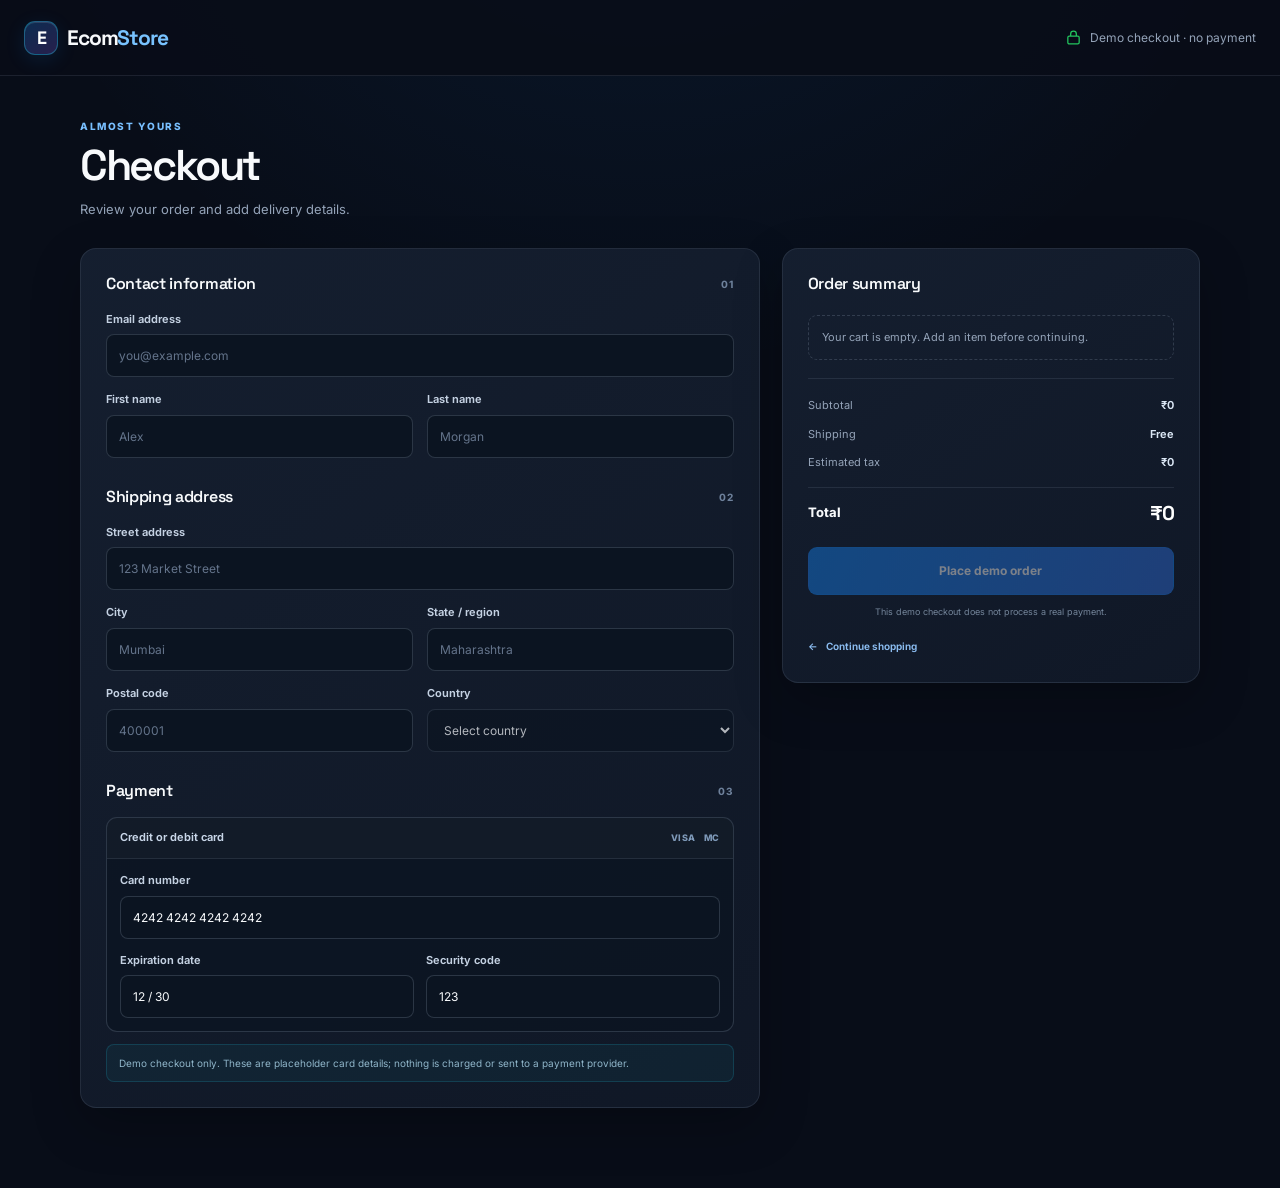
<file: checkout.html>
<!doctype html>
<html lang="en">
<head>
  <meta charset="utf-8">
  <meta name="viewport" content="width=device-width, initial-scale=1">
  <meta name="theme-color" content="#080D18">
  <meta name="description" content="Review your order and finish checkout with EcomStore.">
  <title>Checkout | EcomStore</title>
  <link rel="preconnect" href="https://fonts.googleapis.com">
  <link rel="preconnect" href="https://fonts.gstatic.com" crossorigin>
  <link href="https://fonts.googleapis.com/css2?family=Inter:wght@400;500;600;700&family=Space+Grotesk:wght@400;500;600;700&display=swap" rel="stylesheet">
  <link rel="stylesheet" href="style.css">
  <link rel="stylesheet" href="checkout.css">
</head>
<body class="checkout-page">
  <header class="checkout-topbar">
    <a class="logo" href="index.html" aria-label="EcomStore home"><span class="logo-mark" aria-hidden="true">E</span><span>Ecom<span class="logo-accent">Store</span></span></a>
    <div class="secure"><svg viewBox="0 0 24 24" fill="none" stroke="currentColor" stroke-width="1.8" aria-hidden="true"><rect x="4" y="10" width="16" height="11" rx="2"/><path d="M8 10V7a4 4 0 1 1 8 0v3"/></svg><span>Demo checkout · no payment</span></div>
  </header>
  <main class="checkout-main">
    <div class="checkout-heading"><p class="checkout-eyebrow">Almost yours</p><h1>Checkout</h1><p class="checkout-subtitle">Review your order and add delivery details.</p></div>
    <div class="checkout-layout">
      <form id="checkout-form" class="checkout-card checkout-form-panel">
        <section aria-labelledby="contact-title">
          <div class="checkout-section-head"><h2 id="contact-title">Contact information</h2><span class="checkout-step">01</span></div>
          <div class="checkout-fields">
            <div class="checkout-field checkout-field-wide"><label for="email">Email address</label><input id="email" name="email" type="email" autocomplete="email" placeholder="you@example.com" required></div>
            <div class="checkout-field"><label for="first-name">First name</label><input id="first-name" name="firstName" autocomplete="given-name" placeholder="Alex" required></div>
            <div class="checkout-field"><label for="last-name">Last name</label><input id="last-name" name="lastName" autocomplete="family-name" placeholder="Morgan" required></div>
          </div>
        </section>
        <section aria-labelledby="shipping-title">
          <div class="checkout-section-head"><h2 id="shipping-title">Shipping address</h2><span class="checkout-step">02</span></div>
          <div class="checkout-fields">
            <div class="checkout-field checkout-field-wide"><label for="address">Street address</label><input id="address" name="address" autocomplete="street-address" placeholder="123 Market Street" required></div>
            <div class="checkout-field"><label for="city">City</label><input id="city" name="city" autocomplete="address-level2" placeholder="Mumbai" required></div>
            <div class="checkout-field"><label for="region">State / region</label><input id="region" name="region" autocomplete="address-level1" placeholder="Maharashtra" required></div>
            <div class="checkout-field"><label for="postal">Postal code</label><input id="postal" name="postal" autocomplete="postal-code" placeholder="400001" required></div>
            <div class="checkout-field"><label for="country">Country</label><select id="country" name="country" autocomplete="country-name" required><option value="">Select country</option><option>India</option><option>United States</option><option>Canada</option><option>United Kingdom</option><option>Australia</option></select></div>
          </div>
        </section>
        <section aria-labelledby="payment-title">
          <div class="checkout-section-head"><h2 id="payment-title">Payment</h2><span class="checkout-step">03</span></div>
          <div class="checkout-card-box">
            <div class="checkout-card-caption"><span>Credit or debit card</span><span class="checkout-card-brands" aria-label="Visa and Mastercard">VISA&nbsp;&nbsp; MC</span></div>
            <div class="checkout-card-fields">
              <div class="checkout-field"><label for="card-number">Card number</label><input id="card-number" name="cardNumber" inputmode="numeric" autocomplete="cc-number" value="4242 4242 4242 4242" required></div>
              <div class="checkout-fields checkout-card-expiry">
                <div class="checkout-field"><label for="expiry">Expiration date</label><input id="expiry" name="expiry" autocomplete="cc-exp" value="12 / 30" required></div>
                <div class="checkout-field"><label for="cvc">Security code</label><input id="cvc" name="cvc" inputmode="numeric" autocomplete="cc-csc" value="123" required></div>
              </div>
            </div>
          </div>
          <p class="checkout-demo-note">Demo checkout only. These are placeholder card details; nothing is charged or sent to a payment provider.</p>
        </section>
      </form>
      <aside class="checkout-card checkout-summary" aria-labelledby="summary-title">
        <h2 id="summary-title">Order summary</h2>
        <div class="checkout-items" id="items" aria-live="polite"></div>
        <p class="checkout-empty-message" id="empty-cart-message" hidden>Your cart is empty. Add an item before continuing.</p>
        <hr class="checkout-rule">
        <div class="checkout-totals">
          <div class="checkout-total-row"><span>Subtotal</span><strong id="subtotal">₹0</strong></div>
          <div class="checkout-total-row"><span>Shipping</span><strong id="shipping">Free</strong></div>
          <div class="checkout-total-row"><span>Estimated tax</span><strong id="tax">₹0</strong></div>
          <hr class="checkout-rule checkout-rule-short">
          <div class="checkout-total-row checkout-grand"><span>Total</span><strong id="total">₹0</strong></div>
        </div>
        <button class="checkout-place-order" id="place-order" type="submit" form="checkout-form" disabled>Place demo order</button>
        <p class="checkout-terms">This demo checkout does not process a real payment.</p>
        <a class="checkout-back-link" href="index.html"><span aria-hidden="true">←</span> Continue shopping</a>
      </aside>
    </div>
  </main>
  <div id="success-overlay" class="checkout-overlay" role="presentation">
    <section class="checkout-success" role="dialog" aria-modal="true" aria-labelledby="success-title" aria-describedby="success-copy">
      <button class="checkout-success-close" id="close-success" type="button" aria-label="Close confirmation">×</button>
      <div class="checkout-success-mark" aria-hidden="true">✓</div>
      <p class="checkout-eyebrow">Order confirmed</p>
      <h2 id="success-title">Thanks for your order!</h2>
      <p id="success-copy">Your demo order is in. This checkout does not process a real payment.</p>
      <div class="checkout-order-number" id="order-number"></div>
      <button class="checkout-place-order" id="continue-button" type="button">Continue shopping</button>
    </section>
  </div>
  <script src="checkout.js"></script>
</body>
</html>
</file>
<file: style.css>
:root {
  color-scheme: dark;
  --bg: #080D18;
  --surface: #101827;
  --surface-2: #131D2C;
  --card: #151F30;
  --blue: #168CFF;
  --violet: #8B5CF6;
  --cyan: #22D3EE;
  --text: #F8FAFC;
  --muted: #94A3B8;
  --muted-2: #64748B;
  --success: #22C55E;
  --danger: #EF4444;
  --border: rgba(148, 163, 184, .14);
  --border-strong: rgba(148, 163, 184, .24);
  --radius: 16px;
  --shadow: 0 18px 50px rgba(0, 0, 0, .24);
  --heading: "Space Grotesk", Inter, sans-serif;
  --body: Inter, system-ui, sans-serif;
}

* {
  box-sizing: border-box;
}

html {
  scroll-behavior: smooth;
  scroll-padding-top: 115px;
}

body {
  min-width: 320px;
  margin: 0;
  background: radial-gradient(circle at 50% -25%, rgba(22, 140, 255, .1), transparent 42rem), var(--bg);
  color: var(--text);
  font: 14px/1.6 var(--body);
  -webkit-font-smoothing: antialiased;
}

button,
input,
select {
  font: inherit;
}

button,
a {
  -webkit-tap-highlight-color: transparent;
}

button {
  color: inherit;
}

a {
  color: inherit;
  text-decoration: none;
}

img {
  max-width: 100%;
}

[hidden] {
  display: none !important;
}

:focus-visible {
  outline: 3px solid rgba(34, 211, 238, .62);
  outline-offset: 3px;
}

.visually-hidden {
  position: absolute;
  width: 1px;
  height: 1px;
  overflow: hidden;
  clip: rect(0, 0, 0, 0);
  clip-path: inset(50%);
  white-space: nowrap;
}

/* ANNOUNCEMENT, HEADER AND SEARCH */
.announcement-bar {
  min-height: 34px;
  border-bottom: 1px solid rgba(148, 163, 184, .1);
  background: #090F1B;
  color: #B7C5D8;
  font-size: 11px;
}

.announcement-inner {
  display: flex;
  width: min(1240px, calc(100% - 48px));
  min-height: 34px;
  align-items: center;
  justify-content: center;
  gap: 13px;
  margin: auto;
}

.announcement-inner p {
  margin: 0;
}

.announcement-pill {
  padding: 3px 7px;
  border: 1px solid rgba(34, 211, 238, .28);
  border-radius: 5px;
  background: rgba(34, 211, 238, .08);
  color: var(--cyan);
  font-size: 9px;
  font-weight: 800;
  letter-spacing: .12em;
}

.announcement-inner a {
  color: #E7F3FF;
  font-weight: 700;
}

.announcement-inner a span {
  margin-left: 4px;
  color: var(--cyan);
}

.site-header {
  position: sticky;
  top: 0;
  z-index: 90;
  display: flex;
  min-height: 78px;
  align-items: center;
  gap: 20px;
  padding: 12px max(24px, calc((100vw - 1240px) / 2));
  border-bottom: 1px solid var(--border);
  background: rgba(8, 13, 24, .9);
  backdrop-filter: blur(18px);
}

.logo {
  display: inline-flex;
  flex: 0 0 auto;
  align-items: center;
  gap: 9px;
  color: var(--text);
  font: 700 21px/1 var(--heading);
  letter-spacing: -.055em;
  white-space: nowrap;
}

.logo::before {
  content: none;
}

.logo-mark {
  display: grid;
  width: 34px;
  height: 34px;
  place-items: center;
  border: 1px solid rgba(34, 211, 238, .34);
  border-radius: 11px;
  background: linear-gradient(145deg, rgba(22, 140, 255, .25), rgba(139, 92, 246, .24));
  box-shadow: inset 0 1px 0 rgba(255, 255, 255, .12), 0 5px 20px rgba(22, 140, 255, .12);
  color: white;
  font-size: 18px;
}

.logo-accent {
  color: #78C3FF;
}

.mobile-menu-toggle {
  display: none;
  width: 40px;
  height: 40px;
  flex: 0 0 auto;
  place-items: center;
  border: 1px solid var(--border);
  border-radius: 11px;
  background: var(--surface);
  color: #D8E6F8;
  cursor: pointer;
}

.mobile-menu-toggle svg {
  width: 20px;
  height: 20px;
}

.search-box {
  position: relative;
  display: flex;
  width: min(540px, 44vw);
  min-width: 180px;
  align-items: center;
  gap: 9px;
  margin: 0 auto;
  padding: 5px;
  border: 1px solid var(--border);
  border-radius: 12px;
  background: #0C1421;
  transition: border-color .18s, box-shadow .18s, background .18s;
}

.search-box:focus-within {
  border-color: rgba(22, 140, 255, .75);
  background: #0D1726;
  box-shadow: 0 0 0 4px rgba(22, 140, 255, .1);
}

#searchInput {
  width: 100%;
  min-width: 0;
  height: 38px;
  padding: 0 12px;
  border: 0;
  outline: 0;
  background: transparent;
  color: var(--text);
  font-size: 13px;
}

#searchInput::placeholder {
  color: #64748B;
}

#searchInput::-webkit-search-cancel-button {
  filter: grayscale(1) brightness(2);
}

#searchBtn {
  display: grid;
  width: 38px;
  height: 38px;
  flex: 0 0 auto;
  place-items: center;
  border: 0;
  border-radius: 9px;
  background: var(--blue);
  color: white;
  cursor: pointer;
  transition: background .16s, transform .16s;
}

#searchBtn:hover {
  transform: translateY(-1px);
  background: #45A5FF;
}

#searchBtn svg {
  width: 19px;
  height: 19px;
}

.search-suggestions {
  position: absolute;
  top: calc(100% + 9px);
  right: 0;
  left: 0;
  z-index: 120;
  overflow: hidden;
  padding: 7px;
  border: 1px solid var(--border-strong);
  border-radius: 14px;
  background: #111B2A;
  box-shadow: 0 22px 50px rgba(0, 0, 0, .42);
}

.suggestion-heading {
  padding: 7px 10px 6px;
  color: var(--muted-2);
  font-size: 9px;
  font-weight: 800;
  letter-spacing: .13em;
  text-transform: uppercase;
}

.search-suggestion {
  display: flex;
  width: 100%;
  align-items: center;
  gap: 11px;
  padding: 9px;
  border: 0;
  border-radius: 9px;
  background: transparent;
  color: var(--text);
  text-align: left;
  cursor: pointer;
}

.search-suggestion:hover,
.search-suggestion:focus-visible {
  background: rgba(22, 140, 255, .12);
}

.search-suggestion img {
  width: 38px;
  height: 38px;
  border-radius: 8px;
  background: var(--card);
  object-fit: cover;
}

.suggestion-copy {
  display: grid;
  min-width: 0;
  gap: 1px;
}

.suggestion-copy strong {
  overflow: hidden;
  font-size: 12px;
  text-overflow: ellipsis;
  white-space: nowrap;
}

.suggestion-copy span {
  color: var(--muted);
  font-size: 10px;
}

.suggestion-price {
  margin-left: auto;
  color: #B9DCFF;
  font-size: 11px;
  font-weight: 700;
  white-space: nowrap;
}

.header-icon-button,
.cart-button,
.account-button {
  display: inline-flex;
  min-height: 42px;
  flex: 0 0 auto;
  align-items: center;
  justify-content: center;
  gap: 8px;
  padding: 8px 11px;
  border: 1px solid var(--border);
  border-radius: 11px;
  background: rgba(16, 24, 39, .78);
  color: #DCE8F8;
  font: 650 11px var(--body);
  white-space: nowrap;
  cursor: pointer;
  transition: border-color .17s, background .17s, transform .17s, color .17s;
}

.header-icon-button:hover,
.cart-button:hover,
.account-button:hover {
  transform: translateY(-1px);
  border-color: rgba(22, 140, 255, .45);
  background: rgba(22, 140, 255, .11);
  color: white;
}

.header-icon-button svg,
.cart-button svg,
.account-button svg {
  width: 19px;
  height: 19px;
  flex: 0 0 auto;
}

.header-action-count,
#cartCount {
  display: grid;
  min-width: 19px;
  height: 19px;
  place-items: center;
  padding: 0 5px;
  border-radius: 99px;
  background: rgba(22, 140, 255, .17);
  color: #A8D5FF;
  font-size: 10px;
  font-weight: 800;
}

.cart-button {
  font-size: 0;
}

.cart-button span {
  font-size: 11px;
}

.cart-button svg {
  color: #C8DCF5;
}

.account-button {
  max-width: 160px;
  overflow: hidden;
  text-overflow: ellipsis;
}

/* CATEGORY NAVIGATION */
.category-nav {
  position: relative;
  z-index: 70;
  border-bottom: 1px solid rgba(148, 163, 184, .1);
  background: rgba(16, 24, 39, .56);
}

.category-nav-inner {
  display: flex;
  width: min(1240px, calc(100% - 48px));
  min-height: 46px;
  align-items: center;
  gap: 25px;
  margin: auto;
}

.nav-link,
.nav-category-button {
  position: relative;
  display: inline-flex;
  min-height: 46px;
  align-items: center;
  border: 0;
  background: transparent;
  color: #8293AA;
  font-size: 11px;
  font-weight: 650;
  white-space: nowrap;
  cursor: pointer;
  transition: color .16s;
}

.nav-link:hover,
.nav-category-button:hover,
.nav-link.active {
  color: #E5F2FF;
}

.nav-link.active::after {
  position: absolute;
  right: 0;
  bottom: -1px;
  left: 0;
  height: 2px;
  background: linear-gradient(90deg, var(--blue), var(--cyan));
  content: "";
}

/* PAGE LAYOUT AND HERO */
.container {
  width: min(1240px, calc(100% - 48px));
  margin: 0 auto;
}

.site-main {
  padding-top: 36px;
  padding-bottom: 70px;
}

.hero {
  position: relative;
  display: grid;
  min-height: 430px;
  grid-template-columns: minmax(0, 1.04fr) minmax(360px, .96fr);
  align-items: center;
  gap: 44px;
  overflow: hidden;
  padding: 52px 58px;
  border: 1px solid rgba(112, 153, 202, .18);
  border-radius: 28px;
  background: radial-gradient(circle at 78% 46%, rgba(22, 140, 255, .13), transparent 21rem), radial-gradient(circle at 72% 100%, rgba(139, 92, 246, .12), transparent 20rem), linear-gradient(122deg, #101827, #0F1B2D 52%, #0C1524);
  box-shadow: var(--shadow);
}

.hero::before {
  position: absolute;
  top: -160px;
  right: 34%;
  width: 390px;
  height: 390px;
  border: 1px solid rgba(34, 211, 238, .08);
  border-radius: 50%;
  content: "";
  pointer-events: none;
}

.hero-copy {
  position: relative;
  z-index: 2;
  max-width: 570px;
}

.eyebrow,
.section-kicker {
  margin: 0 0 12px;
  color: #81BFFF;
  font-size: 10px;
  font-weight: 800;
  letter-spacing: .15em;
  text-transform: uppercase;
}

.status-dot {
  display: inline-block;
  width: 7px;
  height: 7px;
  margin-right: 6px;
  border-radius: 50%;
  background: var(--cyan);
  box-shadow: 0 0 12px rgba(34, 211, 238, .65);
  vertical-align: 1px;
}

.hero h1 {
  margin: 0;
  color: var(--text);
  font: 600 clamp(42px, 5vw, 64px)/1.02 var(--heading);
  letter-spacing: -.065em;
}

.hero h1 span {
  background: linear-gradient(95deg, #72BCFF 5%, #8C8DF9 60%, #82E6EF);
  -webkit-background-clip: text;
  background-clip: text;
  -webkit-text-fill-color: transparent;
}

.hero-description {
  max-width: 470px;
  margin: 20px 0 0;
  color: #A3B2C6;
  font-size: 14px;
  line-height: 1.8;
}

.hero-actions {
  display: flex;
  flex-wrap: wrap;
  gap: 11px;
  margin-top: 25px;
}

.button {
  display: inline-flex;
  min-height: 45px;
  align-items: center;
  justify-content: center;
  gap: 10px;
  padding: 11px 17px;
  border: 1px solid transparent;
  border-radius: 10px;
  font-size: 11px;
  font-weight: 750;
  transition: all .18s;
  cursor: pointer;
}

.button:hover {
  transform: translateY(-2px);
}

.button-primary {
  border-color: rgba(72, 168, 255, .36);
  background: linear-gradient(115deg, #168CFF, #3478ED 72%, #6664F4);
  color: white;
  box-shadow: 0 9px 24px rgba(22, 140, 255, .19);
}

.button-primary:hover {
  background: linear-gradient(115deg, #36A0FF, #518EFF 72%, #7B79FF);
  box-shadow: 0 12px 28px rgba(22, 140, 255, .27);
}

.button-quiet {
  border-color: var(--border-strong);
  background: rgba(10, 16, 28, .36);
  color: #D2DFEF;
}

.button-quiet:hover {
  border-color: rgba(34, 211, 238, .42);
  background: rgba(34, 211, 238, .08);
}

.hero-proof {
  display: flex;
  align-items: center;
  gap: 20px;
  margin-top: 34px;
}

.hero-proof-item {
  display: grid;
  gap: 1px;
}

.hero-proof-item strong {
  color: #ECF5FF;
  font: 600 15px var(--heading);
}

.hero-proof-item span {
  color: #7689A2;
  font-size: 9px;
}

.proof-divider {
  width: 1px;
  height: 27px;
  background: rgba(148, 163, 184, .23);
}

.hero-visual {
  position: relative;
  display: grid;
  min-height: 325px;
  place-items: center;
}

.hero-image-frame {
  position: relative;
  z-index: 1;
  width: min(92%, 410px);
  height: 290px;
  overflow: hidden;
  border: 1px solid rgba(182, 207, 233, .21);
  border-radius: 24px;
  background: #111C2A;
  box-shadow: 0 25px 55px rgba(0, 0, 0, .4), 0 0 40px rgba(22, 140, 255, .13);
  transform: rotate(2deg);
}

.hero-image-frame::after {
  position: absolute;
  inset: 35% 0 0;
  background: linear-gradient(transparent, rgba(5, 10, 20, .7));
  content: "";
}

.hero-image-frame img {
  width: 100%;
  height: 100%;
  object-fit: cover;
}

.hero-image-tag {
  position: absolute;
  z-index: 1;
  right: 14px;
  bottom: 13px;
  left: 14px;
  color: white;
  font-size: 10px;
  font-weight: 700;
}

.hero-floating-card {
  position: absolute;
  z-index: 3;
  display: flex;
  align-items: center;
  gap: 10px;
  padding: 11px 13px;
  border: 1px solid rgba(173, 202, 232, .2);
  border-radius: 13px;
  background: rgba(15, 24, 39, .88);
  box-shadow: 0 13px 34px rgba(0, 0, 0, .32);
  backdrop-filter: blur(12px);
}

.hero-floating-top {
  top: 16px;
  left: -4px;
}

.floating-icon {
  display: grid;
  width: 31px;
  height: 31px;
  place-items: center;
  border-radius: 9px;
  background: rgba(139, 92, 246, .18);
  color: #C7B8FF;
  font-size: 16px;
}

.hero-floating-card div {
  display: grid;
  gap: 2px;
}

.hero-floating-card small {
  color: #7890AD;
  font-size: 8px;
  font-weight: 800;
  letter-spacing: .1em;
}

.hero-floating-card strong {
  color: #EDF6FF;
  font-size: 10px;
}

.hero-floating-bottom {
  right: -4px;
  bottom: 5px;
}

.hero-floating-bottom img {
  width: 36px;
  height: 36px;
  border-radius: 8px;
  background: var(--card);
  object-fit: cover;
}

.floating-rating {
  margin-left: 7px;
  color: #F6CC64;
  font-size: 10px;
  font-weight: 750;
}

.hero-orbit {
  position: absolute;
  border: 1px solid rgba(54, 167, 255, .18);
  border-radius: 50%;
  transform: rotate(-24deg);
}

.hero-orbit-one {
  width: 440px;
  height: 150px;
}

.hero-orbit-two {
  width: 480px;
  height: 190px;
  border-color: rgba(139, 92, 246, .15);
  transform: rotate(31deg);
}

.hero-glow {
  position: absolute;
  width: 280px;
  height: 280px;
  border-radius: 50%;
  background: rgba(22, 140, 255, .13);
  filter: blur(75px);
}

/* SHARED SECTIONS AND CATEGORY TILES */
.market-section {
  margin-top: 65px;
}

.section-heading {
  display: flex;
  align-items: end;
  justify-content: space-between;
  gap: 20px;
  margin-bottom: 21px;
}

.section-heading h2 {
  margin: 0;
  color: #F1F6FF;
  font: 600 clamp(23px, 2.5vw, 31px)/1.15 var(--heading);
  letter-spacing: -.045em;
}

.section-heading p:not(.section-kicker) {
  margin: 8px 0 0;
  color: var(--muted);
  font-size: 12px;
}

.section-kicker {
  margin-bottom: 7px;
  color: #6DAEFF;
  font-size: 9px;
}

.section-link {
  display: inline-flex;
  align-items: center;
  gap: 8px;
  margin-bottom: 3px;
  color: #87C4FF;
  font-size: 11px;
  font-weight: 700;
  white-space: nowrap;
}

.section-link:hover {
  color: var(--cyan);
}

.category-tiles {
  display: grid;
  grid-template-columns: repeat(4, minmax(0, 1fr));
  gap: 13px;
}

.category-tile {
  position: relative;
  min-width: 0;
  height: 218px;
  overflow: hidden;
  padding: 0;
  border: 1px solid var(--border);
  border-radius: 17px;
  background: var(--card);
  text-align: left;
  cursor: pointer;
  isolation: isolate;
}

.category-tile img {
  position: absolute;
  inset: 0;
  width: 100%;
  height: 100%;
  object-fit: cover;
  opacity: .72;
  transition: transform .5s, opacity .25s;
}

.category-tile:hover img {
  transform: scale(1.07);
  opacity: .88;
}

.category-tile-shade {
  position: absolute;
  inset: 0;
  background: linear-gradient(180deg, rgba(8, 13, 24, .04) 12%, rgba(8, 13, 24, .36) 47%, rgba(8, 13, 24, .92));
}

.category-tile-copy {
  position: absolute;
  right: 15px;
  bottom: 15px;
  left: 15px;
  display: grid;
  gap: 4px;
}

.category-tile-copy small {
  color: #9ACFFF;
  font-size: 8px;
  font-weight: 800;
  letter-spacing: .13em;
}

.category-tile-copy strong {
  color: white;
  font: 600 19px var(--heading);
  letter-spacing: -.03em;
}

.category-tile-copy > span {
  display: flex;
  align-items: center;
  justify-content: space-between;
  gap: 6px;
  color: #C2CDDD;
  font-size: 9px;
}

.category-tile-copy b {
  color: var(--cyan);
  font-size: 14px;
}

/* PRODUCT GRIDS AND CARDS */
.product-section {
  margin-top: 70px;
}

.product-section .section-heading {
  align-items: center;
}

#sortSelect {
  min-width: 160px;
  min-height: 42px;
  padding: 9px 34px 9px 12px;
  border: 1px solid var(--border);
  border-radius: 10px;
  outline: 0;
  appearance: none;
  background: #111B2A url("data:image/svg+xml,%3Csvg xmlns='http://www.w3.org/2000/svg' viewBox='0 0 16 16'%3E%3Cpath d='m3 6 5 5 5-5' fill='none' stroke='%2394a3b8' stroke-width='1.5'/%3E%3C/svg%3E") no-repeat right 11px center/14px;
  color: #C7D5E8;
  font-size: 11px;
  cursor: pointer;
}

#sortSelect:focus {
  border-color: var(--blue);
  box-shadow: 0 0 0 3px rgba(22, 140, 255, .1);
}

#sortSelect option {
  background: #101827;
  color: var(--text);
}

.categoires {
  display: flex;
  flex-wrap: wrap;
  gap: 8px;
  margin: 0 0 20px;
}

.category-button {
  min-height: 32px;
  padding: 7px 11px;
  border: 1px solid transparent;
  border-radius: 99px;
  background: transparent;
  color: #8293AA;
  font-size: 10px;
  font-weight: 650;
  cursor: pointer;
  transition: all .16s;
}

.category-button:hover {
  border-color: var(--border-strong);
  color: #D9E9FB;
}

.category-button.active {
  border-color: rgba(22, 140, 255, .3);
  background: rgba(22, 140, 255, .13);
  color: #A8D5FF;
}

.product-grid,
.showcase-grid {
  display: grid;
  grid-template-columns: repeat(4, minmax(0, 1fr));
  gap: 15px;
}

.product-card {
  min-width: 0;
  overflow: hidden;
  border: 1px solid var(--border);
  border-radius: 16px;
  background: linear-gradient(155deg, #151F30, #111A29 78%);
  box-shadow: 0 9px 26px rgba(0, 0, 0, .14);
  transition: transform .24s, border-color .24s, box-shadow .24s, background .24s;
}

.product-card:hover {
  transform: translateY(-4px);
  border-color: rgba(64, 157, 245, .35);
  background: linear-gradient(155deg, #19263A, #131D2C 78%);
  box-shadow: 0 19px 38px rgba(0, 0, 0, .28), 0 0 28px rgba(22, 140, 255, .08);
}

.product-image {
  position: relative;
  height: 190px;
  overflow: hidden;
  border-bottom: 1px solid rgba(148, 163, 184, .08);
  background: radial-gradient(circle at 50% 48%, rgba(63, 93, 130, .22), transparent 68%), #101827;
}

.product-image img {
  display: block;
  width: 100%;
  height: 100%;
  padding: 13px;
  object-fit: contain;
  transition: transform .42s, filter .25s;
}

.product-card:hover .product-image img {
  transform: scale(1.055);
  filter: saturate(1.08);
}

.product-discount-badge {
  position: absolute;
  top: 11px;
  left: 11px;
  z-index: 2;
  padding: 5px 7px;
  border: 1px solid rgba(34, 197, 94, .18);
  border-radius: 6px;
  background: rgba(34, 197, 94, .12);
  color: #72E69A;
  font-size: 9px;
  font-weight: 800;
  letter-spacing: .04em;
  text-transform: uppercase;
}

.product-rating {
  position: absolute;
  right: 10px;
  bottom: 10px;
  display: inline-flex;
  align-items: center;
  gap: 4px;
  padding: 5px 7px;
  border: 1px solid rgba(234, 179, 8, .22);
  border-radius: 7px;
  background: rgba(8, 13, 24, .76);
  color: #F4D06C;
  font-size: 9px;
  font-weight: 750;
  backdrop-filter: blur(8px);
}

.product-rating svg {
  width: 11px;
  height: 11px;
}

.product-card-content {
  padding: 13px;
}

.product-brand {
  margin: 0 0 4px;
  color: #74B8F6;
  font-size: 8px;
  font-weight: 800;
  letter-spacing: .12em;
  text-transform: uppercase;
}

.product-name {
  display: -webkit-box;
  min-height: 39px;
  overflow: hidden;
  margin: 0;
  color: #EDF4FF;
  font: 600 13px/1.45 var(--heading);
  letter-spacing: -.018em;
  -webkit-box-orient: vertical;
  -webkit-line-clamp: 2;
}

.product-review-line {
  display: flex;
  align-items: center;
  gap: 6px;
  margin-top: 7px;
  color: #A8B6C9;
  font-size: 9px;
}

.review-stars {
  overflow: hidden;
  color: #F2C75D;
  font-size: 9px;
  letter-spacing: .03em;
  white-space: nowrap;
}

.review-count {
  color: #71829A;
}

.product-price-row {
  display: flex;
  align-items: baseline;
  gap: 8px;
  margin-top: 9px;
}

.product-price {
  color: #F8FBFF;
  font: 700 17px var(--heading);
  letter-spacing: -.04em;
}

.product-original-price {
  color: #75859A;
  font-size: 10px;
}

.product-card-actions {
  display: grid;
  grid-template-columns: minmax(74px, .76fr) minmax(0, 1.24fr);
  gap: 7px;
  margin-top: 12px;
}

.view-details-btn,
.add-to-cart-btn {
  display: inline-flex;
  min-width: 0;
  min-height: 37px;
  align-items: center;
  justify-content: center;
  gap: 6px;
  padding: 8px 9px;
  border: 1px solid var(--border-strong);
  border-radius: 8px;
  background: #121C2B;
  color: #B9C8DA;
  font-size: 9px;
  font-weight: 700;
  cursor: pointer;
  transition: all .17s;
}

.view-details-btn:hover {
  border-color: rgba(22, 140, 255, .45);
  background: rgba(22, 140, 255, .1);
  color: #CFE7FF;
}

.add-to-cart-btn {
  border-color: rgba(22, 140, 255, .35);
  background: linear-gradient(115deg, #147FE9, #306EDA);
  color: white;
}

.add-to-cart-btn svg {
  width: 15px;
  height: 15px;
}

.add-to-cart-btn:hover:not(:disabled) {
  transform: translateY(-1px);
  border-color: rgba(104, 190, 255, .62);
  background: linear-gradient(115deg, #2795FF, #477FF0);
}

.add-to-cart-btn:disabled {
  opacity: .5;
  cursor: not-allowed;
}

.wishlist-toggle-btn {
  position: absolute;
  top: 10px;
  right: 10px;
  z-index: 3;
  display: grid;
  width: 34px;
  height: 34px;
  place-items: center;
  border: 1px solid rgba(173, 202, 232, .24);
  border-radius: 50%;
  background: rgba(8, 13, 24, .74);
  color: #C5D1E0;
  cursor: pointer;
  backdrop-filter: blur(9px);
  transition: transform .17s, border-color .17s, color .17s, background .17s;
}

.wishlist-toggle-btn svg {
  width: 17px;
  height: 17px;
}

.wishlist-toggle-btn:hover {
  transform: scale(1.07);
  border-color: rgba(239, 68, 68, .55);
  color: #FF8791;
}

.wishlist-toggle-btn.is-in-wishlist {
  border-color: rgba(239, 68, 68, .42);
  background: rgba(239, 68, 68, .15);
  color: #FF7888;
}

.product-grid-actions {
  display: flex;
  flex-wrap: wrap;
  justify-content: center;
  gap: 10px;
  margin-top: 22px;
}

.view-all-products-btn {
  min-height: 40px;
  padding: 9px 15px;
  border: 1px solid var(--border-strong);
  border-radius: 9px;
  background: #111B2A;
  color: #C8D9ED;
  font-size: 10px;
  font-weight: 750;
  cursor: pointer;
  transition: all .16s;
}

.view-all-products-btn:hover {
  transform: translateY(-1px);
  border-color: rgba(22, 140, 255, .5);
  background: rgba(22, 140, 255, .12);
  color: #DFF0FF;
}

.wishlist-view-btn[aria-pressed="true"] {
  border-color: rgba(139, 92, 246, .45);
  background: rgba(139, 92, 246, .14);
  color: #D0C2FF;
}

.empty-message {
  grid-column: 1/-1;
  display: grid;
  min-height: 220px;
  place-content: center;
  padding: 35px 20px;
  border: 1px dashed var(--border-strong);
  border-radius: var(--radius);
  background: rgba(16, 24, 39, .6);
  text-align: center;
}

.empty-mark {
  margin-bottom: 8px;
  color: var(--muted-2);
  font-size: 30px;
}

.empty-message h3 {
  margin: 0;
  color: #E7EFFA;
  font: 600 17px var(--heading);
}

.empty-message p {
  margin: 5px 0 0;
  color: var(--muted);
  font-size: 11px;
}

.wishlist-empty-message {
  margin-top: 17px;
  padding: 22px 15px;
  border: 1px dashed var(--border-strong);
  border-radius: 12px;
  background: rgba(16, 24, 39, .6);
  color: var(--muted);
  font-size: 11px;
  text-align: center;
}

/* FLASH DEALS */
.deal-countdown {
  display: inline-flex;
  align-items: center;
  gap: 5px;
  color: var(--muted);
  font-size: 9px;
}

.deal-countdown b {
  display: grid;
  min-width: 31px;
  height: 31px;
  place-items: center;
  border: 1px solid rgba(139, 92, 246, .25);
  border-radius: 7px;
  background: rgba(139, 92, 246, .1);
  color: #D4CAFF;
  font: 600 12px var(--heading);
}

.deal-countdown i {
  color: #7A6EC1;
  font-style: normal;
}

.deal-banner {
  position: relative;
  display: grid;
  min-height: 315px;
  grid-template-columns: minmax(250px, .8fr) minmax(0, 1.2fr);
  align-items: center;
  overflow: hidden;
  border: 1px solid rgba(139, 92, 246, .24);
  border-radius: 22px;
  background: radial-gradient(circle at 23% 48%, rgba(139, 92, 246, .2), transparent 19rem), linear-gradient(115deg, #12182A, #111B2A 60%, #101827);
  box-shadow: var(--shadow);
}

.deal-art {
  position: relative;
  display: grid;
  min-height: 315px;
  place-items: center;
  overflow: hidden;
}

.deal-art img {
  position: relative;
  z-index: 1;
  width: min(76%, 300px);
  height: 235px;
  border: 1px solid rgba(183, 177, 247, .2);
  border-radius: 20px;
  background: #111827;
  object-fit: cover;
  box-shadow: 0 22px 45px rgba(0, 0, 0, .35);
  transform: rotate(-5deg);
}

.deal-art-orbit {
  position: absolute;
  width: 320px;
  height: 160px;
  border: 1px solid rgba(34, 211, 238, .23);
  border-radius: 50%;
  transform: rotate(35deg);
}

.deal-stamp {
  position: absolute;
  top: 39px;
  left: 16%;
  z-index: 2;
  display: grid;
  width: 60px;
  height: 60px;
  place-content: center;
  border: 1px solid rgba(34, 211, 238, .36);
  border-radius: 50%;
  background: rgba(8, 13, 24, .8);
  color: var(--cyan);
  font-size: 8px;
  font-weight: 800;
  line-height: 1.1;
  text-align: center;
  transform: rotate(-12deg);
}

.deal-stamp strong {
  font-size: 11px;
}

.deal-copy {
  position: relative;
  z-index: 1;
  padding: 42px 48px 50px 22px;
}

.deal-label {
  color: #C8B7FF;
  font-size: 9px;
  font-weight: 800;
  letter-spacing: .13em;
}

.deal-brand {
  margin: 22px 0 4px;
  color: #75B8FA;
  font-size: 9px;
  font-weight: 800;
  letter-spacing: .1em;
  text-transform: uppercase;
}

.deal-copy h3 {
  margin: 0;
  color: #F2F5FF;
  font: 600 clamp(25px, 3vw, 37px)/1.1 var(--heading);
  letter-spacing: -.055em;
}

.deal-copy > p:not(.deal-brand) {
  max-width: 440px;
  margin: 11px 0 15px;
  color: #9AAAC0;
  font-size: 11px;
  line-height: 1.7;
}

.deal-price-row {
  display: flex;
  align-items: center;
  gap: 10px;
  margin-bottom: 17px;
}

.deal-price-row strong {
  color: white;
  font: 700 22px var(--heading);
}

.deal-price-row del {
  color: #78889E;
  font-size: 12px;
}

.deal-price-row span {
  padding: 4px 7px;
  border-radius: 6px;
  background: rgba(34, 197, 94, .12);
  color: #83E6A1;
  font-size: 9px;
  font-weight: 750;
}

.deal-note {
  position: absolute;
  right: 17px;
  bottom: 13px;
  color: #71829A;
  font-size: 8px;
}

/* SHOWCASE, FEATURED BRANDS, NEWSLETTER AND FOOTER */
.showcase-section,
.recommended-section {
  margin-top: 68px;
}

.showcase-grid .product-image {
  height: 175px;
}

.brand-caption {
  color: #71829A;
  font-size: 10px;
}

.brand-strip {
  display: grid;
  grid-template-columns: repeat(5, 1fr);
  align-items: center;
  gap: 12px;
  padding: 22px 18px;
  border-top: 1px solid var(--border);
  border-bottom: 1px solid var(--border);
  background: rgba(16, 24, 39, .42);
}

.brand-wordmark {
  color: #A8BAD2;
  font: 700 19px var(--heading);
  letter-spacing: -.04em;
  text-align: center;
  opacity: .82;
}

.brand-wordmark span {
  color: #647B9B;
  font: 8px var(--body);
  letter-spacing: .08em;
}

.brand-wordmark-nova {
  letter-spacing: .04em;
}

.brand-wordmark-sonic {
  font-size: 15px;
  letter-spacing: .12em;
}

.brand-wordmark-stride {
  font-style: italic;
  font-weight: 600;
}

.brand-wordmark-orbit {
  letter-spacing: .11em;
}

.brand-wordmark-morrow {
  font-weight: 500;
}

.newsletter-section {
  display: grid;
  grid-template-columns: minmax(0, 1fr) minmax(300px, .9fr);
  align-items: center;
  gap: 35px;
  margin-top: 68px;
  padding: 33px 40px;
  border: 1px solid rgba(34, 211, 238, .2);
  border-radius: 19px;
  background: radial-gradient(circle at 10% 0, rgba(22, 140, 255, .14), transparent 19rem), #101827;
}

.newsletter-section h2 {
  margin: 0;
  color: #F0F6FF;
  font: 600 25px var(--heading);
  letter-spacing: -.045em;
}

.newsletter-section > div > p:last-child {
  margin: 7px 0 0;
  color: var(--muted);
  font-size: 11px;
}

.newsletter-note {
  display: flex;
  align-items: center;
  gap: 13px;
  padding: 15px 17px;
  border: 1px solid var(--border-strong);
  border-radius: 11px;
  background: rgba(8, 13, 24, .55);
}

.newsletter-note-mark {
  display: grid;
  width: 32px;
  height: 32px;
  flex: 0 0 32px;
  place-items: center;
  border-radius: 9px;
  background: rgba(34, 211, 238, .1);
  color: var(--cyan);
  font-size: 15px;
}

.newsletter-note p {
  margin: 0;
  color: #AABBD0;
  font-size: 10px;
  line-height: 1.65;
}

.site-footer {
  margin-top: 8px;
  padding: 40px max(24px, calc((100vw - 1240px) / 2)) 17px;
  border-top: 1px solid var(--border);
  background: #090F1A;
}

.footer-main {
  display: grid;
  grid-template-columns: 1.5fr .8fr .8fr 1fr;
  gap: 25px;
  padding-bottom: 30px;
}

.footer-brand .logo {
  font-size: 18px;
}

.footer-brand .logo-mark {
  width: 30px;
  height: 30px;
  font-size: 15px;
}

.footer-brand > p,
.footer-news > p {
  max-width: 230px;
  margin: 12px 0 0;
  color: #73849B;
  font-size: 10px;
  line-height: 1.7;
}

.footer-column {
  display: grid;
  align-content: start;
  gap: 8px;
}

.footer-column h2 {
  margin: 0 0 5px;
  color: #D5E3F4;
  font: 600 12px var(--heading);
}

.footer-column a,
.footer-column button {
  width: fit-content;
  padding: 0;
  border: 0;
  background: transparent;
  color: #7F91A9;
  font: 10px var(--body);
  text-align: left;
  cursor: pointer;
}

.footer-column a:hover,
.footer-column button:hover {
  color: #A8D5FF;
}

.footer-status {
  color: #B7C5D7;
  font-size: 10px;
  font-weight: 700;
}

.footer-bottom {
  display: flex;
  justify-content: space-between;
  gap: 14px;
  padding-top: 13px;
  border-top: 1px solid rgba(148, 163, 184, .1);
  color: #65758A;
  font-size: 9px;
}

.footer-bottom a {
  color: #8BA0BA;
}

.site-footer > p {
  display: none;
}

/* PRODUCT, CART AND ACCOUNT MODALS */
.hidden {
  display: none !important;
}

.model,
.modal {
  position: fixed;
  inset: 0;
  z-index: 1100;
  display: flex;
  align-items: center;
  justify-content: center;
  padding: 18px;
  background: rgba(2, 6, 13, .78);
  backdrop-filter: blur(9px);
}

.model-content,
.modal-content {
  position: relative;
  width: min(100%, 600px);
  max-height: 88vh;
  overflow: auto;
  padding: 27px;
  border: 1px solid var(--border-strong);
  border-radius: 20px;
  background: #111B2A;
  box-shadow: 0 32px 100px rgba(0, 0, 0, .6);
}

.modal-content {
  width: min(100%, 560px);
}

.model-content h2,
.modal-content h2 {
  margin: 0 44px 18px 0;
  color: #F3F7FD;
  font: 600 22px var(--heading);
  letter-spacing: -.04em;
}

.close-model,
.close-modal {
  position: absolute;
  top: 13px;
  right: 14px;
  display: grid;
  width: 35px;
  height: 35px;
  place-items: center;
  border: 1px solid var(--border);
  border-radius: 50%;
  background: #172235;
  color: #C7D6E8;
  font-size: 22px;
  line-height: 1;
  cursor: pointer;
}

.close-model:hover,
.close-modal:hover {
  border-color: rgba(239, 68, 68, .4);
  background: rgba(239, 68, 68, .12);
  color: #FF9AA1;
}

.modal-product-image {
  display: block;
  width: 100%;
  height: 265px;
  margin: 0 0 18px;
  padding: 15px;
  border: 1px solid var(--border);
  border-radius: 13px;
  background: #0C1523;
  object-fit: contain;
}

.modal-product-name {
  margin: 0 0 9px;
  color: #F0F6FF;
  font: 600 25px var(--heading);
  letter-spacing: -.045em;
}

.model-content p {
  margin: 7px 0;
  color: var(--muted);
  font-size: 12px;
}

.modal-product-price {
  color: #A6D6FF !important;
  font: 700 23px var(--heading) !important;
}

.Modal-product-description {
  margin-top: 15px !important;
  padding: 14px;
  border: 1px solid rgba(22, 140, 255, .16);
  border-radius: 11px;
  background: rgba(22, 140, 255, .08);
  color: #B9C9DE !important;
  line-height: 1.7;
}

#cartItems {
  display: grid;
  gap: 11px;
  margin-bottom: 15px;
}

.cart-item {
  display: grid;
  grid-template-columns: minmax(0, 1fr) auto;
  grid-template-areas:
    "name remove"
    "price quantity";
  align-items: center;
  gap: 8px;
  padding: 12px;
  border: 1px solid var(--border);
  border-radius: 11px;
  background: #131F30;
}

.cart-item h4 {
  grid-area: name;
  margin: 0;
  color: #E8F1FD;
  font-size: 11px;
}

.cart-item p {
  grid-area: price;
  margin: 0;
  color: #9FB0C5;
  font-size: 10px;
}

.cart-item button,
.cart-item span {
  color: #C5D6EB;
  font-size: 11px;
}

.cart-item button {
  min-width: 29px;
  min-height: 29px;
  border: 1px solid var(--border);
  border-radius: 7px;
  background: #19263A;
  cursor: pointer;
}

.cart-item button:hover {
  border-color: rgba(22, 140, 255, .4);
  color: #9ED0FF;
}

.cart-quantity-control {
  grid-area: quantity;
  display: inline-flex;
  align-items: center;
  justify-self: end;
  gap: 6px;
}

.cart-item .cart-quantity-value {
  min-width: 18px;
  text-align: center;
}

.cart-item .remove-cart-item {
  grid-area: remove;
  justify-self: end;
  padding: 5px 8px;
  border-color: rgba(239, 68, 68, .24);
  color: #FF969E;
  font-size: 9px;
}

.cart-item .remove-cart-item:hover {
  border-color: rgba(239, 68, 68, .48);
  background: rgba(239, 68, 68, .1);
  color: #FFC1C5;
}

.cart-empty-message {
  margin: 0;
  padding: 16px;
  border: 1px dashed var(--border-strong);
  border-radius: 10px;
  color: var(--muted);
  font-size: 11px;
  text-align: center;
}

#cartTotal {
  margin: 16px 0;
  color: #F1F7FF;
  font: 700 18px var(--heading);
}

.cart-actions {
  display: flex;
  gap: 9px;
}

#clearCart,
.checkout-link {
  min-height: 43px;
  flex: 1;
  padding: 10px 12px;
  border: 1px solid var(--border-strong);
  border-radius: 9px;
  background: #152236;
  color: #C4D4E8;
  font-size: 11px;
  font-weight: 700;
  cursor: pointer;
}

.checkout-link {
  border-color: rgba(22, 140, 255, .4);
  background: var(--blue);
  color: white;
}

#clearCart:hover {
  border-color: rgba(239, 68, 68, .4);
  background: rgba(239, 68, 68, .1);
  color: #FF9AA1;
}

.checkout-link:hover:not(:disabled) {
  background: #329AFF;
}

.checkout-link:disabled {
  opacity: .45;
  cursor: not-allowed;
}

.cart-toast {
  position: fixed;
  top: 18px;
  right: 18px;
  z-index: 1500;
  display: flex;
  align-items: center;
  gap: 10px;
  width: max-content;
  max-width: min(400px, calc(100vw - 32px));
  padding: 12px 15px;
  border: 1px solid rgba(34, 197, 94, .26);
  border-left: 3px solid var(--success);
  border-radius: 11px;
  background: #13261F;
  color: #C7F5D5;
  box-shadow: 0 14px 38px rgba(0, 0, 0, .35);
  opacity: 0;
  visibility: hidden;
  transform: translateY(-7px);
  transition: all .17s;
  pointer-events: none;
}

.cart-toast.show {
  opacity: 1;
  visibility: visible;
  transform: translateY(0);
}

.cart-toast-icon {
  display: grid;
  width: 23px;
  height: 23px;
  flex: 0 0 23px;
  place-items: center;
  border-radius: 50%;
  background: rgba(34, 197, 94, .15);
  color: #6CE492;
  font-weight: 800;
}

/* ACCOUNT FORMS, PROFILE AND HISTORY */
.auth-modal {
  position: fixed;
  inset: 0;
  z-index: 1300;
  display: grid;
  place-items: center;
  overflow-y: auto;
  padding: 18px;
  background: rgba(2, 6, 13, .82);
  backdrop-filter: blur(10px);
}

.auth-modal[hidden] {
  display: none;
}

.auth-modal-panel {
  position: relative;
  width: min(100%, 460px);
  max-height: min(90vh, 820px);
  overflow-y: auto;
  padding: 29px;
  border: 1px solid var(--border-strong);
  border-radius: 19px;
  background: #111B2B;
  box-shadow: 0 30px 90px rgba(0, 0, 0, .62);
}

.auth-close-btn {
  position: absolute;
  top: 12px;
  right: 13px;
  display: grid;
  width: 34px;
  height: 34px;
  place-items: center;
  border: 1px solid var(--border);
  border-radius: 50%;
  background: #1A2637;
  color: #C1D0E2;
  font-size: 22px;
  cursor: pointer;
}

.auth-eyebrow {
  margin: 0 0 5px;
  color: #76BAFF;
  font-size: 9px;
  font-weight: 800;
  letter-spacing: .14em;
  text-transform: uppercase;
}

.auth-modal-title {
  margin: 0 35px 10px 0;
  color: #F2F7FD;
  font: 600 23px var(--heading);
  letter-spacing: -.04em;
}

.auth-demo-note {
  margin: 0 0 18px;
  padding: 10px 11px;
  border: 1px solid rgba(34, 211, 238, .16);
  border-radius: 9px;
  background: rgba(34, 211, 238, .07);
  color: #8FB5C9;
  font-size: 10px;
  line-height: 1.55;
}

.auth-form {
  display: grid;
  gap: 12px;
}

.auth-form label {
  display: grid;
  gap: 5px;
  color: #C3D1E3;
  font-size: 10px;
  font-weight: 700;
}

.auth-form input {
  width: 100%;
  min-height: 42px;
  padding: 9px 11px;
  border: 1px solid var(--border-strong);
  border-radius: 8px;
  outline: 0;
  background: #0B1421;
  color: var(--text);
  font-size: 12px;
}

.auth-form input:focus {
  border-color: var(--blue);
  box-shadow: 0 0 0 3px rgba(22, 140, 255, .1);
}

.auth-form label small {
  color: var(--muted-2);
  font-size: 9px;
  font-weight: 400;
}

.auth-form-intro {
  margin: 0;
  color: var(--muted);
  font-size: 11px;
}

.auth-submit-btn {
  width: 100%;
  min-height: 42px;
  padding: 9px 13px;
  border: 1px solid rgba(22, 140, 255, .4);
  border-radius: 9px;
  background: linear-gradient(115deg, #147FE9, #306EDA);
  color: white;
  font-size: 11px;
  font-weight: 750;
  cursor: pointer;
  transition: all .16s;
}

.auth-submit-btn:hover:not(:disabled) {
  transform: translateY(-1px);
  background: linear-gradient(115deg, #2795FF, #477FF0);
}

.auth-submit-btn:disabled {
  opacity: .6;
  cursor: wait;
}

.auth-form-links {
  display: flex;
  flex-wrap: wrap;
  justify-content: space-between;
  gap: 9px;
  color: var(--muted);
  font-size: 10px;
}

.auth-form-links button {
  padding: 0;
  border: 0;
  background: transparent;
  color: #8CC8FF;
  font: inherit;
  font-weight: 700;
  cursor: pointer;
}

.auth-form-links button:hover {
  color: var(--cyan);
  text-decoration: underline;
}

.auth-message {
  margin: 0;
  padding: 9px 11px;
  border: 1px solid rgba(239, 68, 68, .2);
  border-radius: 8px;
  background: rgba(239, 68, 68, .08);
  color: #FF9DA4;
  font-size: 10px;
}

.auth-message.success {
  border-color: rgba(34, 197, 94, .2);
  background: rgba(34, 197, 94, .08);
  color: #84E4A0;
}

.auth-reset-code {
  padding: 10px;
  border: 1px dashed rgba(139, 92, 246, .4);
  border-radius: 8px;
  background: rgba(139, 92, 246, .1);
  color: #C9BCFF;
  font-size: 11px;
  font-weight: 800;
  text-align: center;
}

.auth-account-view {
  display: grid;
  gap: 7px;
  color: var(--muted);
  font-size: 11px;
}

.auth-account-view strong {
  color: var(--text);
  font: 600 17px var(--heading);
}

.auth-account-email {
  margin-bottom: 8px;
}

.auth-account-actions {
  display: grid;
  grid-template-columns: repeat(2, minmax(0, 1fr));
  gap: 8px;
}

.auth-account-actions button,
.auth-back-button {
  min-height: 39px;
  padding: 8px 10px;
  border: 1px solid var(--border-strong);
  border-radius: 8px;
  background: #152135;
  color: #BECFE2;
  font-size: 10px;
  font-weight: 700;
  cursor: pointer;
}

.auth-account-actions button:hover,
.auth-back-button:hover {
  border-color: rgba(22, 140, 255, .45);
  background: rgba(22, 140, 255, .1);
  color: #D8EDFF;
}

.auth-account-actions .auth-signout-btn {
  grid-column: 1/-1;
  border-color: rgba(239, 68, 68, .27);
  color: #FF9AA1;
}

.auth-account-actions .auth-signout-btn:hover {
  background: rgba(239, 68, 68, .1);
}

.auth-profile-view dl {
  display: grid;
  gap: 8px;
  margin: 0 0 15px;
}

.auth-profile-view dl > div {
  padding: 10px 11px;
  border: 1px solid var(--border);
  border-radius: 8px;
  background: #0E1725;
}

.auth-profile-view dt {
  color: #70849D;
  font-size: 8px;
  font-weight: 800;
  letter-spacing: .1em;
  text-transform: uppercase;
}

.auth-profile-view dd {
  margin: 3px 0 0;
  overflow-wrap: anywhere;
  color: #DCE8F6;
  font-size: 11px;
  font-weight: 600;
}

.auth-orders-empty {
  margin: 15px 0 0;
  padding: 16px 13px;
  border: 1px dashed var(--border-strong);
  border-radius: 9px;
  color: var(--muted);
  font-size: 10px;
  line-height: 1.65;
}

.auth-order-list {
  display: grid;
  max-height: 51vh;
  gap: 10px;
  overflow-y: auto;
  margin-top: 13px;
  padding-right: 3px;
}

.auth-order-card {
  padding: 12px;
  border: 1px solid var(--border);
  border-radius: 10px;
  background: #0E1725;
}

.auth-order-heading {
  display: flex;
  flex-wrap: wrap;
  justify-content: space-between;
  gap: 5px 10px;
  margin-bottom: 8px;
  color: #E8F1FD;
  font-size: 10px;
}

.auth-order-heading span,
.auth-order-items li {
  color: #8394AB;
}

.auth-order-items {
  display: grid;
  gap: 5px;
  margin: 0;
  padding: 8px 0;
  border-top: 1px solid var(--border);
  border-bottom: 1px solid var(--border);
  list-style: none;
}

.auth-order-items li {
  display: flex;
  justify-content: space-between;
  gap: 12px;
  font-size: 9px;
}

.auth-order-total {
  margin: 8px 0 0;
  color: #E7F2FF;
  font-size: 11px;
  font-weight: 800;
}

.auth-order-status {
  display: inline-block;
  margin-top: 7px;
  padding: 4px 7px;
  border-radius: 99px;
  background: rgba(34, 197, 94, .1);
  color: #83E6A1;
  font-size: 8px;
  font-weight: 750;
}

.auth-modal-open {
  overflow: hidden;
}

/* RESPONSIVE LAYOUT */
@media (max-width: 1080px) {
  .site-header {
    gap: 15px;
    padding-right: 22px;
    padding-left: 22px;
  }

  .category-nav-inner,
  .announcement-inner,
  .container {
    width: min(100% - 40px, 1240px);
  }

  .category-nav-inner {
    gap: 19px;
  }

  .hero {
    gap: 22px;
    padding-right: 38px;
    padding-left: 38px;
  }

  .product-grid,
  .showcase-grid {
    grid-template-columns: repeat(3, minmax(0, 1fr));
  }

  .product-image {
    height: 200px;
  }
}

@media (max-width: 940px) and (min-width: 821px) {
  .site-header {
    gap: 10px;
  }

  .search-box {
    width: 34vw;
    min-width: 180px;
  }

  .account-button {
    max-width: 135px;
  }
}

@media (max-width: 820px) {
  .site-header {
    flex-wrap: wrap;
    gap: 10px 13px;
    padding-top: 11px;
    padding-bottom: 11px;
  }

  .mobile-menu-toggle {
    display: grid;
    order: 0;
  }

  .site-header > .logo {
    order: 1;
    margin-right: auto;
  }

  .header-icon-button,
  .account-button,
  .cart-button {
    order: 2;
  }

  .search-box {
    width: 100%;
    max-width: none;
    min-width: 0;
    order: 3;
    margin: 0;
  }

  .category-nav {
    display: none;
    border-bottom-color: rgba(22, 140, 255, .16);
  }

  .category-nav.is-open {
    display: block;
  }

  .category-nav-inner {
    display: grid;
    width: min(100% - 36px, 520px);
    grid-template-columns: repeat(2, minmax(0, 1fr));
    gap: 0 10px;
    padding: 6px 0 12px;
  }

  .nav-link,
  .nav-category-button {
    min-height: 40px;
    border-bottom: 1px solid rgba(148, 163, 184, .08);
  }

  .nav-link.active::after {
    right: auto;
    width: 30px;
  }

  .hero {
    min-height: 0;
    grid-template-columns: minmax(0, 1fr) minmax(270px, .85fr);
    padding: 39px 30px;
  }

  .hero h1 {
    font-size: clamp(39px, 6vw, 52px);
  }

  .hero-visual {
    min-height: 280px;
  }

  .hero-image-frame {
    height: 242px;
  }

  .hero-floating-card {
    padding: 9px 10px;
  }

  .hero-floating-top {
    top: 0;
    left: -8px;
  }

  .hero-floating-bottom {
    right: -9px;
    bottom: 0;
  }

  .category-tiles {
    grid-template-columns: repeat(2, minmax(0, 1fr));
  }

  .deal-banner {
    grid-template-columns: minmax(220px, .78fr) minmax(0, 1.22fr);
  }

  .deal-copy {
    padding-right: 25px;
  }

  .newsletter-section {
    padding: 28px;
  }

  .footer-main {
    grid-template-columns: 1.2fr .8fr .8fr;
  }

  .footer-news {
    grid-column: 1/-1;
  }
}

@media (max-width: 600px) {
  html {
    scroll-padding-top: 150px;
  }

  .announcement-inner {
    width: calc(100% - 24px);
    gap: 8px;
    font-size: 9px;
  }

  .announcement-pill {
    font-size: 7px;
  }

  .announcement-inner a {
    display: none;
  }

  .site-header {
    gap: 9px;
    padding: 10px 14px;
  }

  .mobile-menu-toggle {
    width: 35px;
    height: 35px;
  }

  .site-header > .logo {
    gap: 7px;
    font-size: 18px;
  }

  .logo-mark {
    width: 30px;
    height: 30px;
    border-radius: 9px;
    font-size: 15px;
  }

  .header-icon-button,
  .cart-button {
    position: relative;
    width: 36px;
    min-height: 36px;
    gap: 0;
    padding: 7px;
    font-size: 0;
  }

  .header-icon-button > span:not(.header-action-count),
  .cart-button > span:not(#cartCount) {
    display: none;
  }

  .header-icon-button svg,
  .cart-button svg {
    width: 18px;
    height: 18px;
  }

  .header-action-count,
  #cartCount {
    position: absolute;
    top: -5px;
    right: -5px;
    min-width: 16px;
    height: 16px;
    padding: 0 4px;
    font-size: 8px;
  }

  .account-button {
    width: 36px;
    max-width: 36px;
    min-height: 36px;
    gap: 0;
    overflow: visible;
    padding: 7px;
    font-size: 0;
  }

  .account-button svg {
    width: 18px;
    height: 18px;
  }

  .search-box {
    min-height: 43px;
  }

  #searchInput {
    height: 33px;
    font-size: 11px;
  }

  #searchBtn {
    width: 34px;
    height: 34px;
  }

  .container,
  .category-nav-inner,
  .announcement-inner {
    width: calc(100% - 28px);
  }

  .site-main {
    padding-top: 20px;
    padding-bottom: 44px;
  }

  .hero {
    grid-template-columns: 1fr;
    gap: 14px;
    padding: 27px 22px 20px;
    border-radius: 19px;
  }

  .hero h1 {
    font-size: clamp(38px, 11vw, 52px);
  }

  .hero-description {
    margin-top: 14px;
    font-size: 12px;
  }

  .hero-actions {
    gap: 8px;
    margin-top: 18px;
  }

  .button {
    min-height: 41px;
    padding: 9px 12px;
    font-size: 10px;
  }

  .hero-proof {
    gap: 13px;
    margin-top: 22px;
  }

  .hero-proof-item strong {
    font-size: 13px;
  }

  .hero-proof-item span {
    font-size: 8px;
  }

  .hero-visual {
    min-height: 260px;
    margin-top: 2px;
  }

  .hero-image-frame {
    width: 82%;
    height: 215px;
  }

  .hero-orbit-one {
    width: 340px;
    height: 125px;
  }

  .hero-orbit-two {
    width: 350px;
    height: 140px;
  }

  .hero-floating-top {
    top: 3px;
    left: -3px;
  }

  .hero-floating-bottom {
    right: -2px;
    bottom: 4px;
  }

  .hero-floating-card small {
    font-size: 7px;
  }

  .hero-floating-card strong {
    font-size: 9px;
  }

  .market-section,
  .product-section {
    margin-top: 46px;
  }

  .section-heading {
    align-items: start;
    gap: 12px;
    margin-bottom: 16px;
  }

  .section-heading h2 {
    font-size: 23px;
  }

  .section-heading p:not(.section-kicker) {
    max-width: 310px;
    font-size: 10px;
  }

  .section-link {
    margin-top: 17px;
    font-size: 9px;
  }

  .category-tile {
    height: 170px;
    border-radius: 13px;
  }

  .category-tile-copy {
    right: 10px;
    bottom: 10px;
    left: 10px;
  }

  .category-tile-copy strong {
    font-size: 16px;
  }

  .category-tile-copy > span {
    font-size: 8px;
  }

  .product-section .section-heading {
    align-items: start;
    flex-direction: column;
  }

  #sortSelect {
    width: 100%;
  }

  .categoires {
    gap: 5px;
    margin-bottom: 13px;
  }

  .category-button {
    min-height: 29px;
    padding: 6px 8px;
    font-size: 8px;
  }

  .product-grid,
  .showcase-grid {
    grid-template-columns: repeat(2, minmax(0, 1fr));
    gap: 9px;
  }

  .product-image {
    height: 142px;
  }

  .product-card-content {
    padding: 10px;
  }

  .product-name {
    min-height: 34px;
    font-size: 11px;
  }

  .product-review-line {
    gap: 4px;
    font-size: 8px;
  }

  .review-stars {
    font-size: 8px;
  }

  .product-price {
    font-size: 15px;
  }

  .product-original-price {
    font-size: 8px;
  }

  .product-card-actions {
    grid-template-columns: 1fr;
    gap: 5px;
    margin-top: 9px;
  }

  .view-details-btn,
  .add-to-cart-btn {
    min-height: 33px;
    font-size: 9px;
  }

  .wishlist-toggle-btn {
    top: 7px;
    right: 7px;
    width: 30px;
    height: 30px;
  }

  .product-discount-badge {
    top: 7px;
    left: 7px;
    padding: 4px 5px;
    font-size: 7px;
  }

  .product-rating {
    right: 6px;
    bottom: 6px;
    padding: 4px 5px;
    font-size: 8px;
  }

  .deal-countdown {
    gap: 3px;
    margin-top: 15px;
    font-size: 8px;
  }

  .deal-countdown b {
    min-width: 25px;
    height: 26px;
    font-size: 10px;
  }

  .deal-banner {
    grid-template-columns: 1fr;
  }

  .deal-art {
    min-height: 225px;
  }

  .deal-art img {
    width: 61%;
    height: 175px;
  }

  .deal-stamp {
    top: 17px;
    left: 18%;
    width: 51px;
    height: 51px;
    font-size: 7px;
  }

  .deal-copy {
    padding: 0 21px 42px;
  }

  .deal-brand {
    margin-top: 13px;
  }

  .deal-copy h3 {
    font-size: 27px;
  }

  .deal-note {
    right: 14px;
    bottom: 11px;
    font-size: 7px;
  }

  .brand-caption {
    display: none;
  }

  .brand-strip {
    grid-template-columns: repeat(3, 1fr);
    gap: 16px 8px;
    padding: 18px 11px;
  }

  .brand-wordmark {
    font-size: 16px;
  }

  .newsletter-section {
    grid-template-columns: 1fr;
    gap: 17px;
    margin-top: 48px;
    padding: 23px 18px;
  }

  .newsletter-section h2 {
    font-size: 22px;
  }

  .newsletter-note {
    padding: 12px;
  }

  .footer-main {
    grid-template-columns: repeat(2, minmax(0, 1fr));
    gap: 23px 17px;
  }

  .footer-brand {
    grid-column: 1/-1;
  }

  .footer-news {
    grid-column: auto;
  }

  .site-footer {
    padding: 30px 15px 15px;
  }

  .footer-bottom {
    font-size: 8px;
  }

  .model-content,
  .modal-content,
  .auth-modal-panel {
    padding: 23px 17px;
    border-radius: 16px;
  }

  .modal-product-image {
    height: 205px;
  }

  .cart-item {
    grid-template-columns: minmax(0, 1fr) auto;
    gap: 7px;
    padding: 10px;
  }

  .cart-actions {
    flex-direction: column;
  }

  .auth-account-actions {
    grid-template-columns: 1fr;
  }

  .auth-account-actions .auth-signout-btn {
    grid-column: auto;
  }
}

@media (prefers-reduced-motion: reduce) {
  *,
  *::before,
  *::after {
    scroll-behavior: auto !important;
    animation-duration: .01ms !important;
    animation-iteration-count: 1 !important;
    transition-duration: .01ms !important;
  }
}

/* SEARCH, DETAILS AND CART INTERACTION STATES */
.search-suggestions[hidden] {
  display: none !important;
}

.wishlist-toggle-btn {
  font: 500 19px/1 var(--body);
}

.wishlist-toggle-btn.is-in-wishlist svg path {
  fill: currentColor;
}

.modal-product-brand {
  margin: 0 0 6px !important;
  color: #74B8F6 !important;
  font-size: 9px !important;
  font-weight: 800;
  letter-spacing: .1em;
  text-transform: uppercase;
}

.model-content h2.modal-product-name {
  margin: 0 44px 6px 0;
}

.modal-product-rating {
  color: #F4D06C !important;
  font-size: 10px !important;
  font-weight: 700;
}

.modal-product-prices {
  display: flex;
  align-items: baseline;
  gap: 10px;
  margin-top: 12px;
}

.modal-product-prices del {
  color: #8293AA;
  font-size: 11px;
}

.modal-add-to-cart {
  width: 100%;
  margin-top: 5px;
}

.cart-modal-open {
  overflow: hidden;
}

.cart-actions button:focus-visible,
.wishlist-toggle-btn:focus-visible {
  outline-offset: 3px;
}
</file>
<file: checkout.css>
/* CHECKOUT PAGE */
.checkout-page {
    min-height: 100vh;
}

.checkout-topbar {
    display: flex;
    min-height: 76px;
    align-items: center;
    justify-content: space-between;
    gap: 20px;
    padding: 12px max(24px, calc((100vw - 1240px) / 2));
    border-bottom: 1px solid var(--border);
    background: rgba(8, 13, 24, .9);
}

.secure {
    display: flex;
    align-items: center;
    gap: 8px;
    color: var(--muted);
    font-size: 12px;
}

.secure svg {
    width: 17px;
    height: 17px;
    color: var(--success);
}

.checkout-main {
    width: min(1120px, calc(100% - 40px));
    margin: 42px auto 80px;
}

.checkout-heading {
    margin-bottom: 28px;
}

.checkout-eyebrow {
    margin: 0 0 8px;
    color: #78bfff;
    font-size: 10px;
    font-weight: 800;
    letter-spacing: .15em;
    text-transform: uppercase;
}

.checkout-heading h1 {
    margin: 0;
    color: var(--text);
    font: 600 clamp(32px, 4vw, 43px)/1.1 var(--heading);
    letter-spacing: -.055em;
}

.checkout-subtitle {
    margin: 10px 0 0;
    color: var(--muted);
    font-size: 13px;
}

.checkout-layout {
    display: grid;
    grid-template-columns: minmax(0, 1.3fr) minmax(300px, .8fr);
    align-items: start;
    gap: 22px;
}

.checkout-card {
    min-width: 0;
    padding: 25px;
    border: 1px solid var(--border);
    border-radius: 16px;
    background: linear-gradient(145deg, rgba(21, 31, 48, .98), rgba(16, 24, 39, .98));
    box-shadow: var(--shadow);
}

.checkout-form-panel {
    display: grid;
    gap: 29px;
}

.checkout-section-head {
    display: flex;
    align-items: center;
    justify-content: space-between;
    gap: 12px;
    margin-bottom: 16px;
}

.checkout-section-head h2,
.checkout-summary h2 {
    margin: 0;
    color: var(--text);
    font: 600 16px/1.3 var(--heading);
    letter-spacing: -.02em;
}

.checkout-step {
    color: #6e819b;
    font-size: 10px;
    font-weight: 750;
    letter-spacing: .1em;
}

.checkout-fields {
    display: grid;
    grid-template-columns: repeat(2, minmax(0, 1fr));
    gap: 14px;
}

.checkout-field {
    display: grid;
    min-width: 0;
    gap: 6px;
    color: #c4d1e2;
    font-size: 11px;
    font-weight: 650;
}

.checkout-field-wide {
    grid-column: 1 / -1;
}

.checkout-field input,
.checkout-field select {
    width: 100%;
    min-width: 0;
    min-height: 43px;
    padding: 10px 12px;
    border: 1px solid var(--border-strong);
    border-radius: 8px;
    outline: 0;
    background: #0b1421;
    color: var(--text);
    font: 12px var(--body);
    transition: border-color .16s, box-shadow .16s, background .16s;
}

.checkout-field input::placeholder {
    color: #64748b;
}

.checkout-field input:focus,
.checkout-field select:focus {
    border-color: rgba(22, 140, 255, .8);
    background: #0d1726;
    box-shadow: 0 0 0 3px rgba(22, 140, 255, .11);
}

.checkout-card-box {
    overflow: hidden;
    border: 1px solid var(--border-strong);
    border-radius: 11px;
    background: rgba(11, 20, 33, .68);
}

.checkout-card-caption {
    display: flex;
    align-items: center;
    justify-content: space-between;
    gap: 12px;
    padding: 11px 13px;
    border-bottom: 1px solid var(--border);
    background: rgba(255, 255, 255, .025);
    color: #c8d6e8;
    font-size: 11px;
    font-weight: 650;
}

.checkout-card-brands {
    color: #7e99b8;
    font-size: 9px;
    font-weight: 800;
    letter-spacing: .06em;
}

.checkout-card-fields {
    display: grid;
    gap: 13px;
    padding: 13px;
}

.checkout-card-expiry {
    gap: 12px;
}

.checkout-demo-note {
    margin: 12px 0 0;
    padding: 10px 12px;
    border: 1px solid rgba(34, 211, 238, .16);
    border-radius: 8px;
    background: rgba(34, 211, 238, .055);
    color: #8fb5c9;
    font-size: 10px;
    line-height: 1.6;
}

.checkout-summary {
    position: sticky;
    top: 20px;
}

.checkout-summary h2 {
    margin-bottom: 20px;
}

.checkout-items {
    display: grid;
    gap: 13px;
}

.checkout-item {
    display: grid;
    grid-template-columns: 54px minmax(0, 1fr) auto;
    align-items: center;
    gap: 11px;
}

.checkout-item img {
    width: 54px;
    height: 58px;
    border: 1px solid var(--border);
    border-radius: 9px;
    background: #0c1523;
    object-fit: cover;
}

.checkout-item-copy {
    display: grid;
    min-width: 0;
    gap: 3px;
}

.checkout-item-name {
    overflow: hidden;
    color: #e8f1fd;
    font-size: 11px;
    font-weight: 700;
    text-overflow: ellipsis;
    white-space: nowrap;
}

.checkout-item-meta {
    color: var(--muted);
    font-size: 10px;
}

.checkout-item-price {
    color: #d7e6f8;
    font-size: 11px;
    font-weight: 700;
    white-space: nowrap;
}

.checkout-empty-message {
    margin: 0;
    padding: 13px;
    border: 1px dashed var(--border-strong);
    border-radius: 9px;
    color: var(--muted);
    font-size: 11px;
    line-height: 1.55;
}

.checkout-rule {
    border: 0;
    border-top: 1px solid var(--border);
    margin: 18px 0;
}

.checkout-rule-short {
    margin: 4px 0 1px;
}

.checkout-totals {
    display: grid;
    gap: 11px;
}

.checkout-total-row {
    display: flex;
    align-items: center;
    justify-content: space-between;
    gap: 12px;
    color: #94a3b8;
    font-size: 11px;
}

.checkout-total-row strong {
    color: #dce8f6;
    font-weight: 650;
}

.checkout-grand {
    color: var(--text);
    font-size: 13px;
    font-weight: 750;
}

.checkout-grand strong {
    color: white;
    font: 700 20px var(--heading);
    letter-spacing: -.03em;
}

.checkout-place-order {
    width: 100%;
    min-height: 48px;
    margin-top: 21px;
    padding: 11px 16px;
    border: 1px solid rgba(22, 140, 255, .4);
    border-radius: 9px;
    background: linear-gradient(110deg, #147fe9, #306eda);
    color: white;
    font: 700 12px var(--body);
    cursor: pointer;
    transition: background .16s, transform .16s, opacity .16s;
}

.checkout-place-order:hover:not(:disabled) {
    transform: translateY(-1px);
    background: linear-gradient(110deg, #2795ff, #477ff0);
}

.checkout-place-order:disabled {
    opacity: .45;
    cursor: not-allowed;
}

.checkout-terms {
    margin: 10px 0 0;
    color: #74859a;
    font-size: 9px;
    text-align: center;
}

.checkout-back-link {
    display: inline-flex;
    align-items: center;
    gap: 8px;
    margin-top: 19px;
    color: #8bbcf0;
    font-size: 10px;
    font-weight: 650;
    text-decoration: none;
}

.checkout-back-link:hover {
    color: #c0e1ff;
    text-decoration: underline;
}

.checkout-overlay {
    position: fixed;
    inset: 0;
    z-index: 1400;
    display: none;
    place-items: center;
    padding: 20px;
    background: rgba(2, 6, 13, .82);
    backdrop-filter: blur(9px);
}

.checkout-overlay.open {
    display: grid;
}

.checkout-success {
    position: relative;
    width: min(440px, 100%);
    padding: 35px;
    border: 1px solid var(--border-strong);
    border-radius: 18px;
    background: #111b2a;
    box-shadow: 0 24px 80px rgba(0, 0, 0, .5);
    text-align: center;
    animation: checkout-arrive .22s ease-out;
}

@keyframes checkout-arrive {
    from { opacity: 0; transform: translateY(8px) scale(.98); }
    to { opacity: 1; transform: none; }
}

.checkout-success-mark {
    display: grid;
    width: 56px;
    height: 56px;
    place-items: center;
    margin: 0 auto 17px;
    border: 1px solid rgba(34, 197, 94, .22);
    border-radius: 50%;
    background: rgba(34, 197, 94, .12);
    color: #79e69b;
    font-size: 24px;
}

.checkout-success h2 {
    margin: 0;
    color: var(--text);
    font: 600 24px var(--heading);
    letter-spacing: -.04em;
}

.checkout-success > p:not(.checkout-eyebrow) {
    margin: 9px 0;
    color: var(--muted);
    font-size: 11px;
    line-height: 1.6;
}

.checkout-order-number {
    display: inline-block;
    margin: 10px 0 17px;
    padding: 7px 11px;
    border: 1px solid var(--border-strong);
    border-radius: 7px;
    color: #c4d8ed;
    font-size: 10px;
    font-weight: 750;
    letter-spacing: .04em;
}

.checkout-success .checkout-place-order {
    margin-top: 0;
}

.checkout-success-close {
    position: absolute;
    top: 12px;
    right: 13px;
    display: grid;
    width: 32px;
    height: 32px;
    place-items: center;
    border: 1px solid var(--border);
    border-radius: 50%;
    background: #1a2637;
    color: #c1d0e2;
    font-size: 20px;
    cursor: pointer;
}

.checkout-place-order:focus-visible,
.checkout-back-link:focus-visible,
.checkout-success-close:focus-visible {
    outline: 3px solid rgba(34, 211, 238, .55);
    outline-offset: 3px;
}

.checkout-page [hidden] {
    display: none !important;
}

@media (max-width: 820px) {
    .checkout-main { margin-top: 32px; }
    .checkout-layout { grid-template-columns: 1fr; }
    .checkout-summary { position: static; order: -1; }
}

@media (max-width: 540px) {
    .checkout-topbar { min-height: 64px; padding: 10px 16px; }
    .checkout-topbar .logo { font-size: 18px; }
    .checkout-topbar .logo-mark { width: 30px; height: 30px; }
    .secure { gap: 6px; font-size: 10px; }
    .checkout-main { width: calc(100% - 28px); margin: 27px auto 48px; }
    .checkout-card { padding: 20px 16px; }
    .checkout-form-panel { gap: 25px; }
    .checkout-fields { grid-template-columns: 1fr; }
    .checkout-field-wide { grid-column: auto; }
    .checkout-card-expiry { grid-template-columns: repeat(2, minmax(0, 1fr)); }
    .checkout-success { padding: 32px 23px; }
}
</file>
